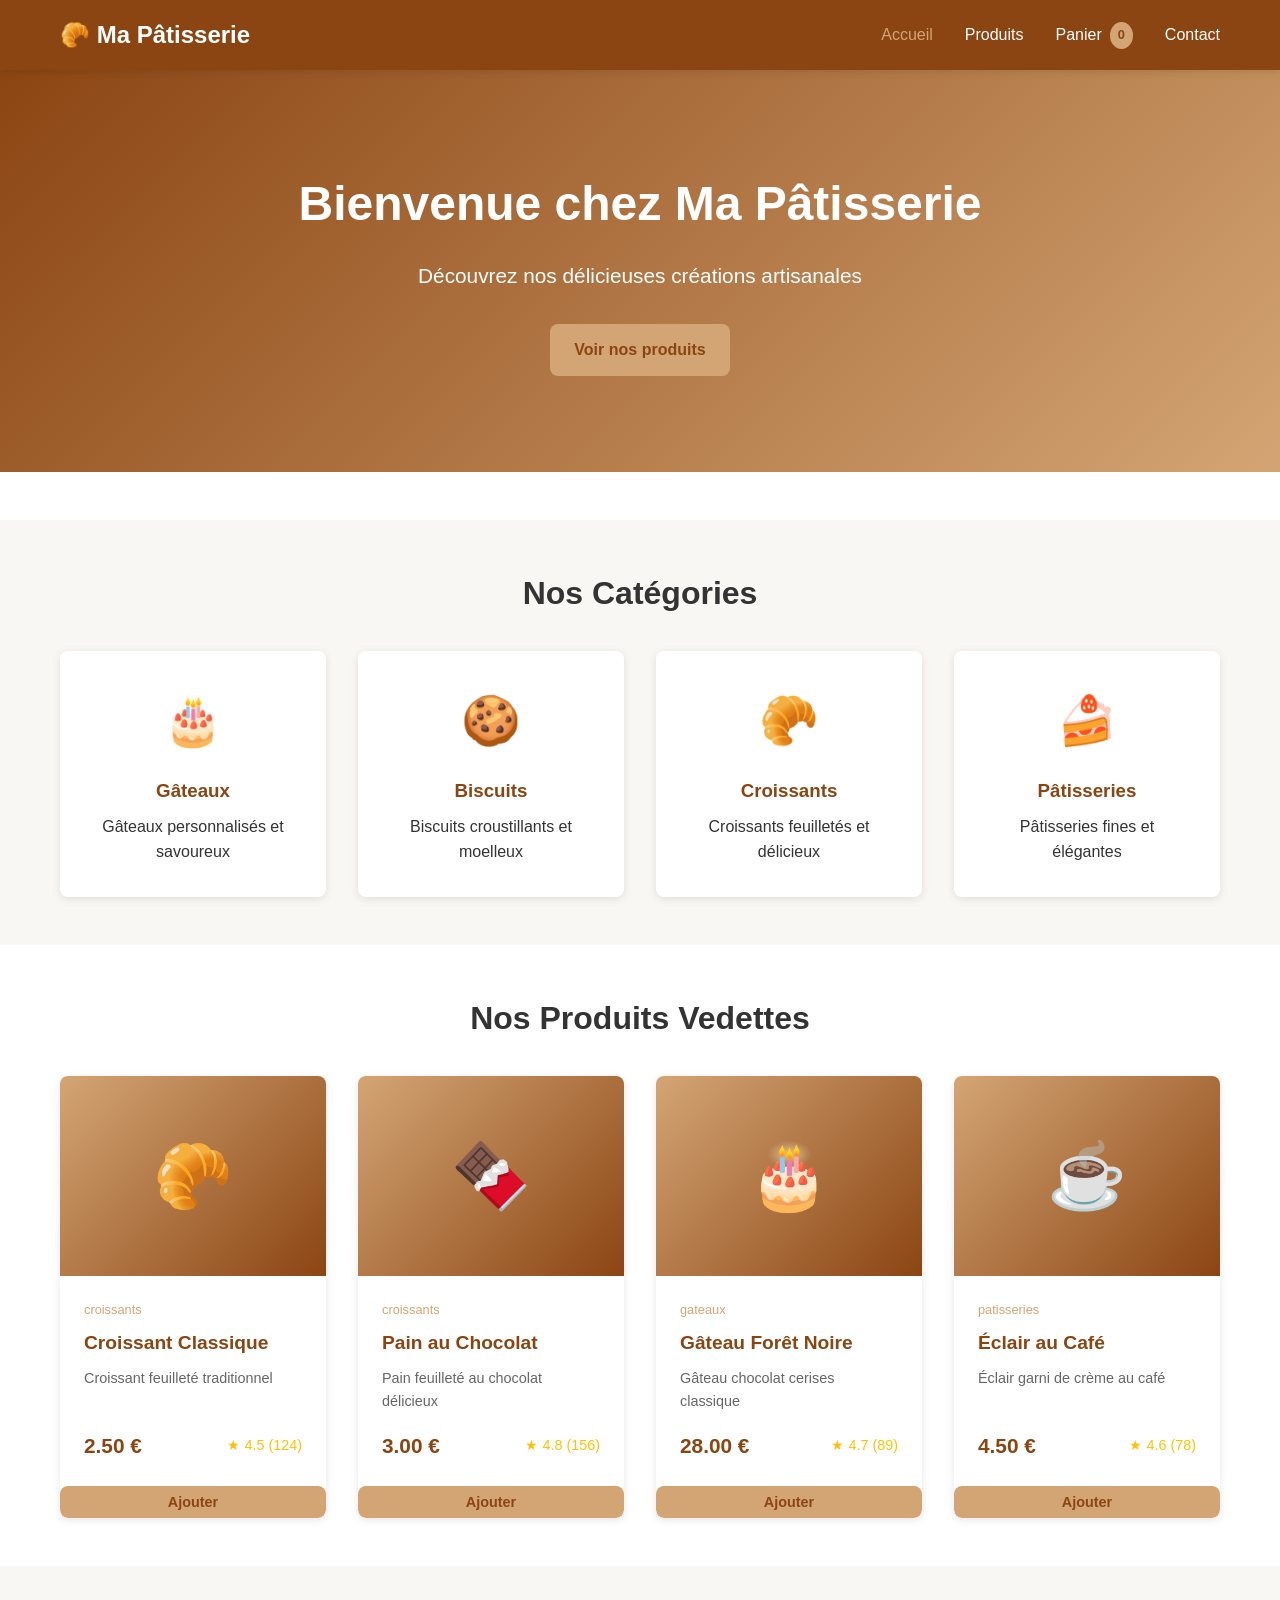
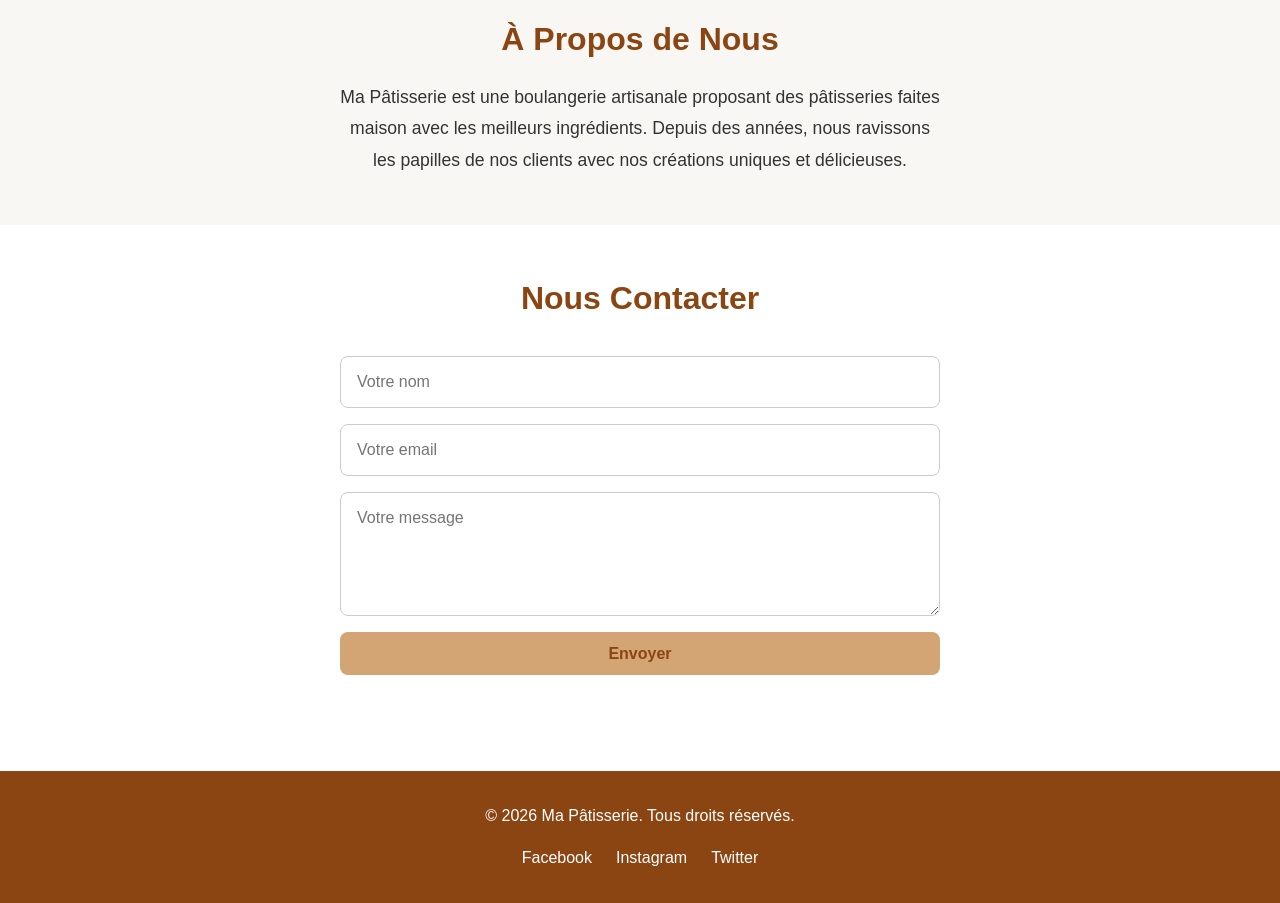
<file: index.html>
<!DOCTYPE html>
<html lang="fr">
<head>
    <meta charset="UTF-8">
    <meta name="viewport" content="width=device-width, initial-scale=1.0">
    <title>Ma Pâtisserie - Les meilleures pâtisseries artisanales</title>
    <link rel="stylesheet" href="css/style.css">
</head>
<body>
    <!-- Navigation -->
    <nav class="navbar">
        <div class="container">
            <div class="nav-brand">🥐 Ma Pâtisserie</div>
            <ul class="nav-menu">
                <li><a href="index.html" class="active">Accueil</a></li>
                <li><a href="produits.html">Produits</a></li>
                <li><a href="panier.html">Panier <span id="panier-count" class="badge">0</span></a></li>
                <li><a href="#contact">Contact</a></li>
            </ul>
        </div>
    </nav>

    <!-- Hero Section -->
    <section class="hero">
        <div class="hero-content">
            <h1>Bienvenue chez Ma Pâtisserie</h1>
            <p>Découvrez nos délicieuses créations artisanales</p>
            <a href="produits.html" class="btn btn-primary">Voir nos produits</a>
        </div>
    </section>

    <!-- Catégories -->
    <section class="categories">
        <div class="container">
            <h2>Nos Catégories</h2>
            <div class="categories-grid">
                <div class="category-card">
                    <div class="category-icon">🎂</div>
                    <h3>Gâteaux</h3>
                    <p>Gâteaux personnalisés et savoureux</p>
                </div>
                <div class="category-card">
                    <div class="category-icon">🍪</div>
                    <h3>Biscuits</h3>
                    <p>Biscuits croustillants et moelleux</p>
                </div>
                <div class="category-card">
                    <div class="category-icon">🥐</div>
                    <h3>Croissants</h3>
                    <p>Croissants feuilletés et délicieux</p>
                </div>
                <div class="category-card">
                    <div class="category-icon">🍰</div>
                    <h3>Pâtisseries</h3>
                    <p>Pâtisseries fines et élégantes</p>
                </div>
            </div>
        </div>
    </section>

    <!-- Produits Vedettes -->
    <section class="featured-products">
        <div class="container">
            <h2>Nos Produits Vedettes</h2>
            <div id="featured-list" class="products-grid">
                <!-- Les produits seront chargés dynamiquement -->
            </div>
        </div>
    </section>

    <!-- À Propos -->
    <section class="about">
        <div class="container">
            <h2>À Propos de Nous</h2>
            <p>Ma Pâtisserie est une boulangerie artisanale proposant des pâtisseries faites maison avec les meilleurs ingrédients. Depuis des années, nous ravissons les papilles de nos clients avec nos créations uniques et délicieuses.</p>
        </div>
    </section>

    <!-- Contact -->
    <section id="contact" class="contact">
        <div class="container">
            <h2>Nous Contacter</h2>
            <form class="contact-form">
                <input type="text" placeholder="Votre nom" required>
                <input type="email" placeholder="Votre email" required>
                <textarea placeholder="Votre message" rows="5" required></textarea>
                <button type="submit" class="btn btn-primary">Envoyer</button>
            </form>
        </div>
    </section>

    <!-- Footer -->
    <footer class="footer">
        <div class="container">
            <p>&copy; 2026 Ma Pâtisserie. Tous droits réservés.</p>
            <div class="social-links">
                <a href="#">Facebook</a>
                <a href="#">Instagram</a>
                <a href="#">Twitter</a>
            </div>
        </div>
    </footer>

    <script src="js/produits.js"></script>
    <script src="js/panier.js"></script>
    <script src="js/main.js"></script>
</body>
</html>
</file>
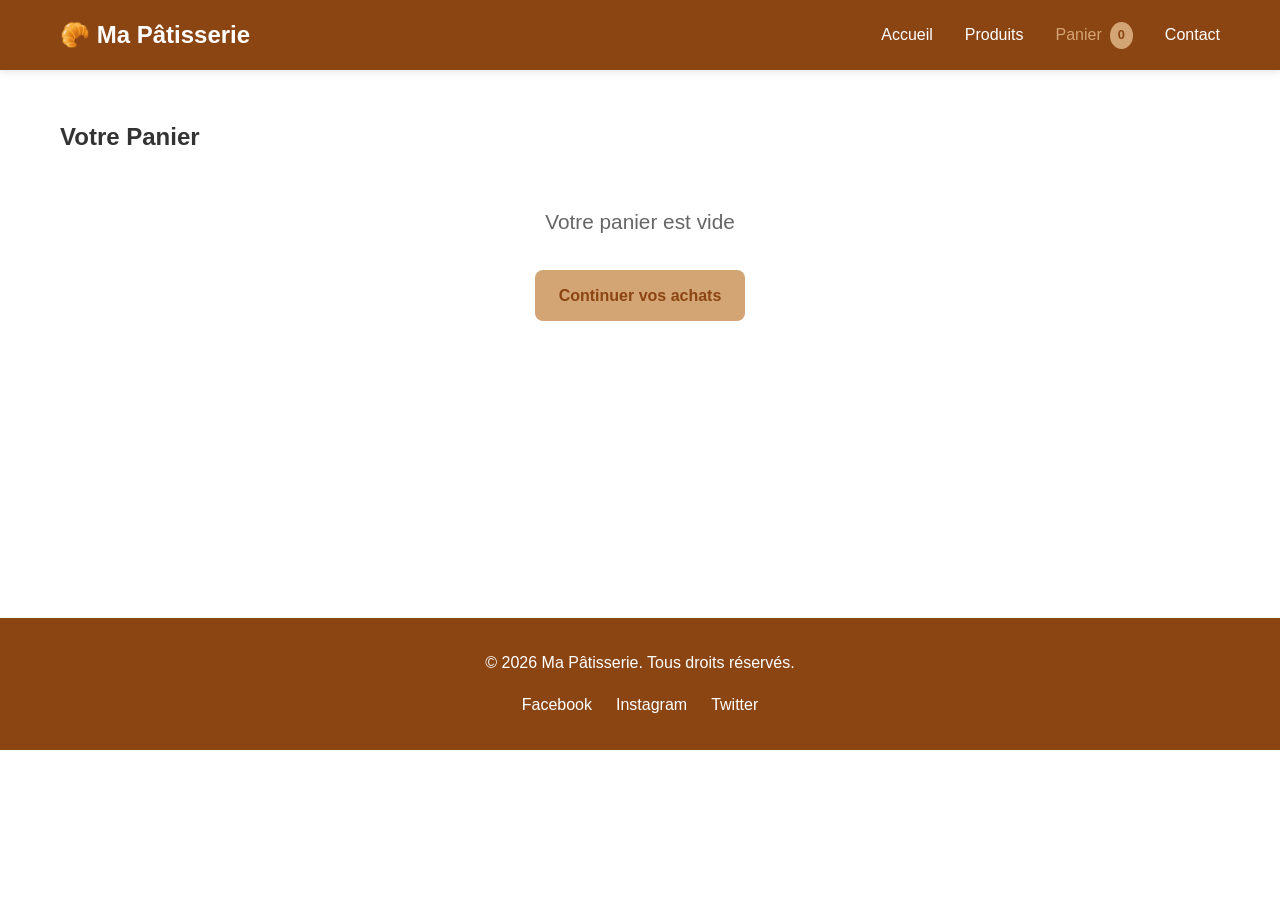
<file: panier.html>
<!DOCTYPE html>
<html lang="fr">
<head>
    <meta charset="UTF-8">
    <meta name="viewport" content="width=device-width, initial-scale=1.0">
    <title>Panier - Ma Pâtisserie</title>
    <link rel="stylesheet" href="css/style.css">
</head>
<body>
    <!-- Navigation -->
    <nav class="navbar">
        <div class="container">
            <div class="nav-brand">🥐 Ma Pâtisserie</div>
            <ul class="nav-menu">
                <li><a href="index.html">Accueil</a></li>
                <li><a href="produits.html">Produits</a></li>
                <li><a href="panier.html" class="active">Panier <span id="panier-count" class="badge">0</span></a></li>
                <li><a href="index.html#contact">Contact</a></li>
            </ul>
        </div>
    </nav>

    <!-- Panier -->
    <section class="panier-section">
        <div class="container">
            <h2>Votre Panier</h2>
            
            <div id="panier-vide" class="panier-vide">
                <p>Votre panier est vide</p>
                <a href="produits.html" class="btn btn-primary">Continuer vos achats</a>
            </div>
            
            <div id="panier-contenu" class="panier-contenu" style="display: none;">
                <div class="panier-items">
                    <table class="panier-table">
                        <thead>
                            <tr>
                                <th>Produit</th>
                                <th>Prix Unitaire</th>
                                <th>Quantité</th>
                                <th>Total</th>
                                <th>Action</th>
                            </tr>
                        </thead>
                        <tbody id="panier-items-list">
                            <!-- Les articles du panier seront affichés ici -->
                        </tbody>
                    </table>
                </div>
                
                <div class="panier-resume">
                    <div class="resume-row">
                        <span>Sous-total :</span>
                        <span id="sous-total">0,00 €</span>
                    </div>
                    <div class="resume-row">
                        <span>Frais de livraison :</span>
                        <span id="frais-livraison">5,00 €</span>
                    </div>
                    <div class="resume-row total">
                        <span>Total :</span>
                        <span id="total">0,00 €</span>
                    </div>
                    <button class="btn btn-primary btn-large">Procéder au paiement</button>
                    <a href="produits.html" class="btn btn-secondary btn-large">Continuer vos achats</a>
                </div>
            </div>
        </div>
    </section>

    <!-- Footer -->
    <footer class="footer">
        <div class="container">
            <p>&copy; 2026 Ma Pâtisserie. Tous droits réservés.</p>
            <div class="social-links">
                <a href="#">Facebook</a>
                <a href="#">Instagram</a>
                <a href="#">Twitter</a>
            </div>
        </div>
    </footer>

    <script src="js/produits.js"></script>
    <script src="js/panier.js"></script>
    <script src="js/main.js"></script>
</body>
</html>
</file>
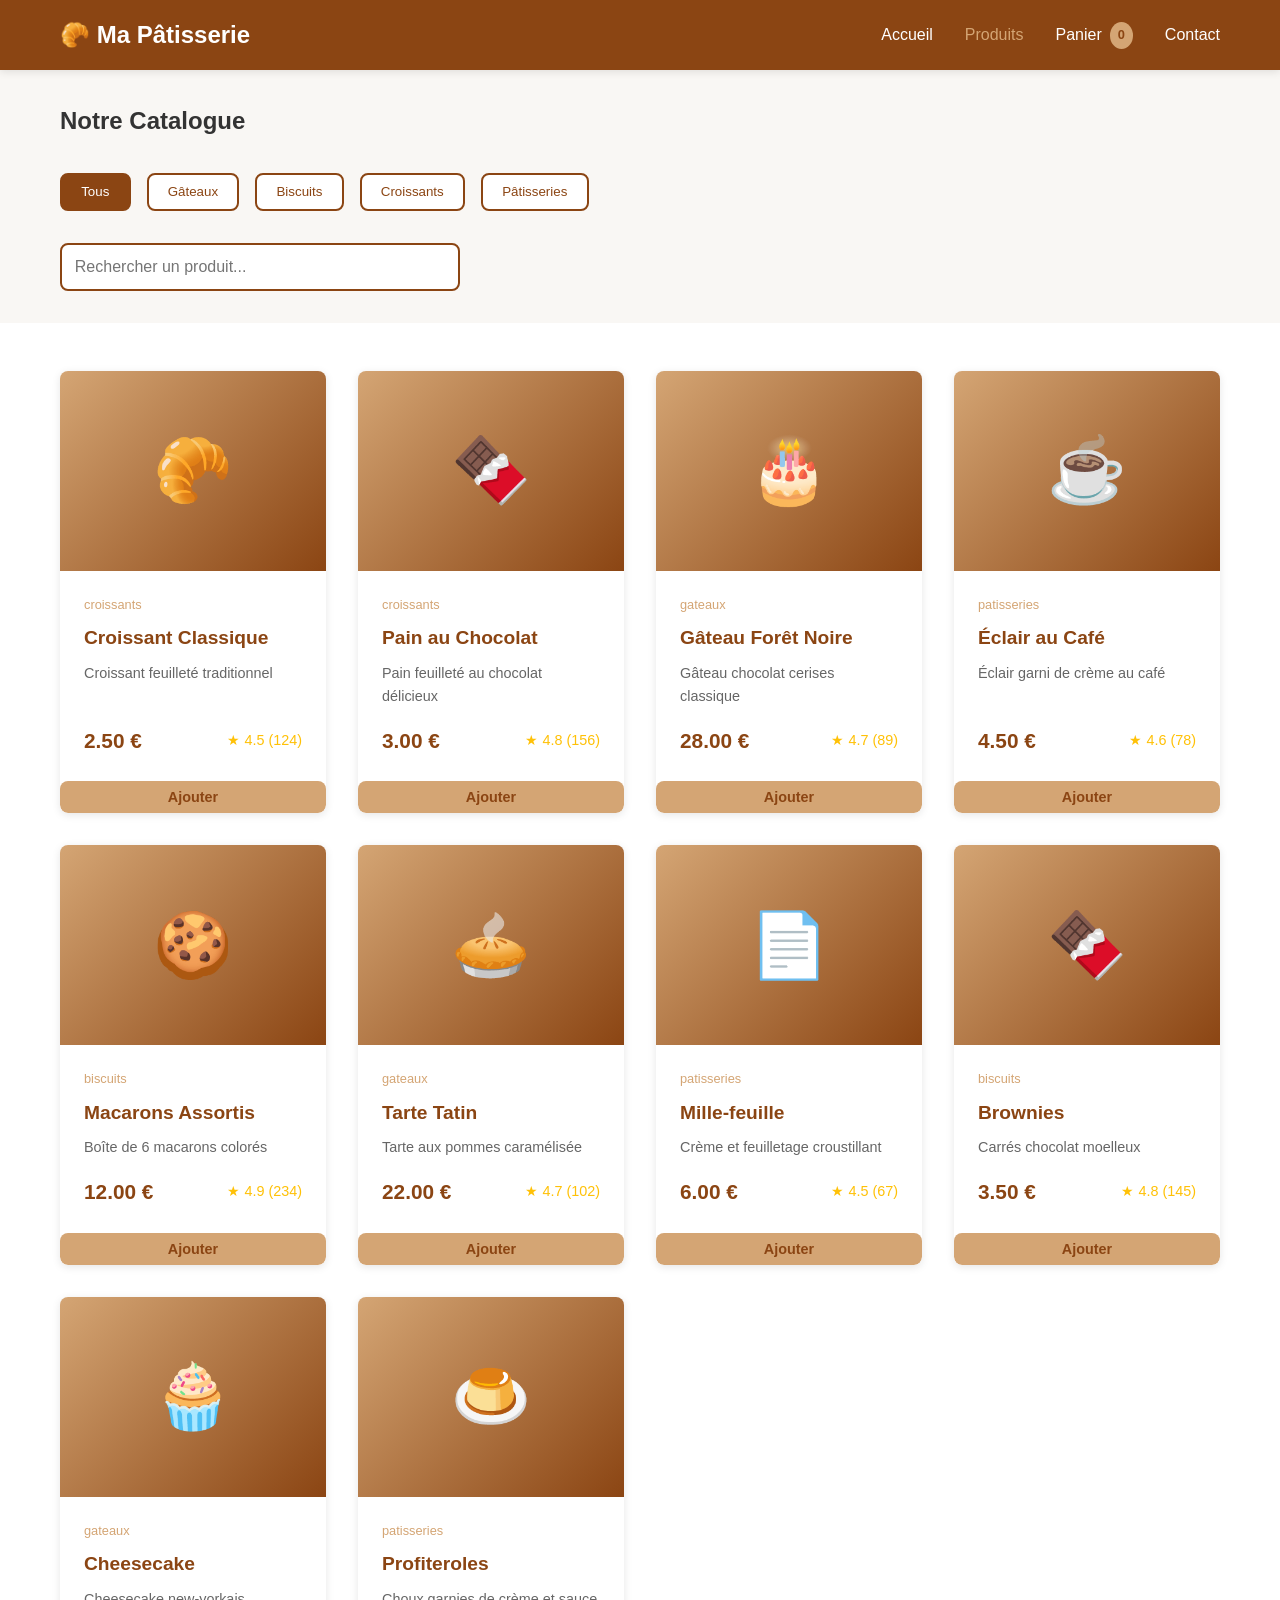
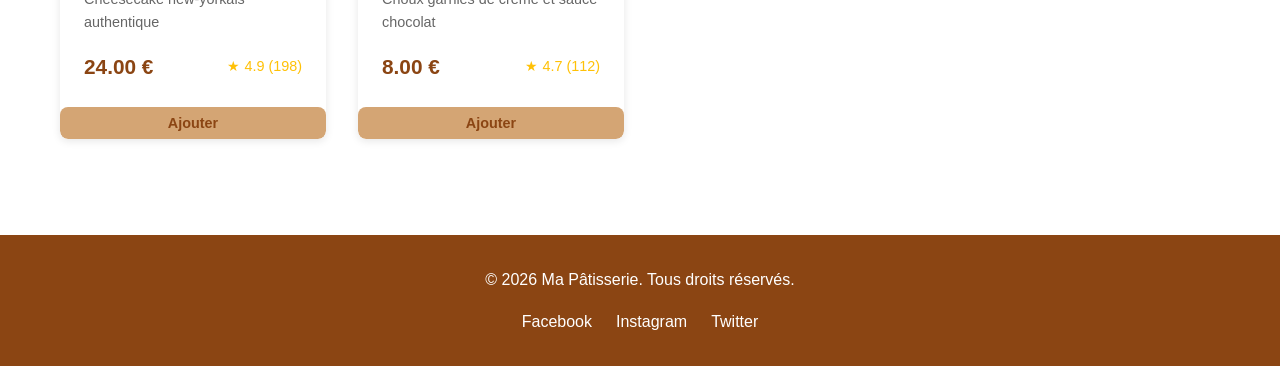
<file: produits.html>
<!DOCTYPE html>
<html lang="fr">
<head>
    <meta charset="UTF-8">
    <meta name="viewport" content="width=device-width, initial-scale=1.0">
    <title>Produits - Ma Pâtisserie</title>
    <link rel="stylesheet" href="css/style.css">
</head>
<body>
    <!-- Navigation -->
    <nav class="navbar">
        <div class="container">
            <div class="nav-brand">🥐 Ma Pâtisserie</div>
            <ul class="nav-menu">
                <li><a href="index.html">Accueil</a></li>
                <li><a href="produits.html" class="active">Produits</a></li>
                <li><a href="panier.html">Panier <span id="panier-count" class="badge">0</span></a></li>
                <li><a href="index.html#contact">Contact</a></li>
            </ul>
        </div>
    </nav>

    <!-- Filtres -->
    <section class="filters">
        <div class="container">
            <h2>Notre Catalogue</h2>
            <div class="filter-buttons">
                <button class="filter-btn active" data-filter="tous">Tous</button>
                <button class="filter-btn" data-filter="gateaux">Gâteaux</button>
                <button class="filter-btn" data-filter="biscuits">Biscuits</button>
                <button class="filter-btn" data-filter="croissants">Croissants</button>
                <button class="filter-btn" data-filter="patisseries">Pâtisseries</button>
            </div>
            <div class="search-bar">
                <input type="text" id="search-input" placeholder="Rechercher un produit...">
            </div>
        </div>
    </section>

    <!-- Produits -->
    <section class="products">
        <div class="container">
            <div id="products-list" class="products-grid">
                <!-- Les produits seront chargés dynamiquement -->
            </div>
        </div>
    </section>

    <!-- Footer -->
    <footer class="footer">
        <div class="container">
            <p>&copy; 2026 Ma Pâtisserie. Tous droits réservés.</p>
            <div class="social-links">
                <a href="#">Facebook</a>
                <a href="#">Instagram</a>
                <a href="#">Twitter</a>
            </div>
        </div>
    </footer>

    <script src="js/produits.js"></script>
    <script src="js/panier.js"></script>
    <script>
        document.addEventListener('DOMContentLoaded', function() {
            afficherProduits(produits);
            
            // Filtres
            document.querySelectorAll('.filter-btn').forEach(btn => {
                btn.addEventListener('click', function() {
                    document.querySelectorAll('.filter-btn').forEach(b => b.classList.remove('active'));
                    this.classList.add('active');
                    
                    const filtre = this.dataset.filter;
                    if (filtre === 'tous') {
                        afficherProduits(produits);
                    } else {
                        const filtres = produits.filter(p => p.categorie === filtre);
                        afficherProduits(filtres);
                    }
                });
            });
            
            // Recherche
            document.getElementById('search-input').addEventListener('keyup', function() {
                const terme = this.value.toLowerCase();
                const resultats = produits.filter(p => 
                    p.nom.toLowerCase().includes(terme) || 
                    p.description.toLowerCase().includes(terme)
                );
                afficherProduits(resultats);
            });
        });
    </script>
</body>
</html>
</file>
<file: css/style.css>
* {
    margin: 0;
    padding: 0;
    box-sizing: border-box;
}

:root {
    --primary-color: #d4a574;
    --secondary-color: #8b4513;
    --text-color: #333;
    --light-bg: #f9f7f4;
    --border-radius: 8px;
    --shadow: 0 2px 8px rgba(0, 0, 0, 0.1);
}

body {
    font-family: 'Segoe UI', Tahoma, Geneva, Verdana, sans-serif;
    color: var(--text-color);
    line-height: 1.6;
    background-color: #fff;
}

.container {
    max-width: 1200px;
    margin: 0 auto;
    padding: 0 20px;
}

/* Navigation */
.navbar {
    background-color: var(--secondary-color);
    color: white;
    padding: 1rem 0;
    position: sticky;
    top: 0;
    z-index: 100;
    box-shadow: var(--shadow);
}

.navbar .container {
    display: flex;
    justify-content: space-between;
    align-items: center;
}

.nav-brand {
    font-size: 1.5rem;
    font-weight: bold;
}

.nav-menu {
    display: flex;
    list-style: none;
    gap: 2rem;
}

.nav-menu a {
    color: white;
    text-decoration: none;
    transition: color 0.3s;
    display: flex;
    align-items: center;
    gap: 0.5rem;
}

.nav-menu a:hover,
.nav-menu a.active {
    color: var(--primary-color);
}

.badge {
    background-color: var(--primary-color);
    color: var(--secondary-color);
    padding: 0.2rem 0.5rem;
    border-radius: 50%;
    font-size: 0.8rem;
    font-weight: bold;
}

/* Hero Section */
.hero {
    background: linear-gradient(135deg, var(--secondary-color), var(--primary-color));
    color: white;
    padding: 6rem 2rem;
    text-align: center;
    margin-bottom: 3rem;
}

.hero-content h1 {
    font-size: 3rem;
    margin-bottom: 1rem;
}

.hero-content p {
    font-size: 1.3rem;
    margin-bottom: 2rem;
}

/* Buttons */
.btn {
    padding: 0.8rem 1.5rem;
    border: none;
    border-radius: var(--border-radius);
    cursor: pointer;
    text-decoration: none;
    display: inline-block;
    transition: all 0.3s;
    font-size: 1rem;
    font-weight: 600;
}

.btn-primary {
    background-color: var(--primary-color);
    color: var(--secondary-color);
}

.btn-primary:hover {
    background-color: #c99563;
    transform: translateY(-2px);
}

.btn-secondary {
    background-color: var(--secondary-color);
    color: white;
    border: 2px solid var(--secondary-color);
}

.btn-secondary:hover {
    background-color: transparent;
    color: var(--secondary-color);
}

.btn-large {
    width: 100%;
    padding: 1rem;
    font-size: 1.1rem;
}

.btn-small {
    padding: 0.5rem 1rem;
    font-size: 0.9rem;
}

/* Categories */
.categories {
    background-color: var(--light-bg);
    padding: 3rem 0;
}

.categories h2 {
    text-align: center;
    margin-bottom: 2rem;
    font-size: 2rem;
}

.categories-grid {
    display: grid;
    grid-template-columns: repeat(auto-fit, minmax(200px, 1fr));
    gap: 2rem;
}

.category-card {
    background: white;
    padding: 2rem;
    border-radius: var(--border-radius);
    box-shadow: var(--shadow);
    text-align: center;
    transition: transform 0.3s;
}

.category-card:hover {
    transform: translateY(-5px);
}

.category-icon {
    font-size: 3rem;
    margin-bottom: 1rem;
}

.category-card h3 {
    color: var(--secondary-color);
    margin-bottom: 0.5rem;
}

/* Products */
.featured-products,
.products {
    padding: 3rem 0;
}

.featured-products h2,
.products h2 {
    text-align: center;
    margin-bottom: 2rem;
    font-size: 2rem;
}

.products-grid {
    display: grid;
    grid-template-columns: repeat(auto-fill, minmax(250px, 1fr));
    gap: 2rem;
}

.product-card {
    background: white;
    border-radius: var(--border-radius);
    overflow: hidden;
    box-shadow: var(--shadow);
    transition: transform 0.3s;
    display: flex;
    flex-direction: column;
}

.product-card:hover {
    transform: translateY(-5px);
    box-shadow: 0 4px 12px rgba(0, 0, 0, 0.15);
}

.product-image {
    width: 100%;
    height: 200px;
    background: linear-gradient(135deg, var(--primary-color), var(--secondary-color));
    display: flex;
    align-items: center;
    justify-content: center;
    font-size: 4rem;
}

.product-info {
    padding: 1.5rem;
    flex-grow: 1;
    display: flex;
    flex-direction: column;
}

.product-name {
    font-size: 1.2rem;
    font-weight: bold;
    color: var(--secondary-color);
    margin-bottom: 0.5rem;
}

.product-description {
    font-size: 0.9rem;
    color: #666;
    margin-bottom: 1rem;
    flex-grow: 1;
}

.product-category {
    font-size: 0.8rem;
    color: var(--primary-color);
    margin-bottom: 0.5rem;
}

.product-footer {
    display: flex;
    justify-content: space-between;
    align-items: center;
}

.product-price {
    font-size: 1.3rem;
    font-weight: bold;
    color: var(--secondary-color);
}

.product-rating {
    font-size: 0.9rem;
    color: #ffc107;
}

/* Filters */
.filters {
    background-color: var(--light-bg);
    padding: 2rem 0;
}

.filters h2 {
    margin-bottom: 2rem;
}

.filter-buttons {
    display: flex;
    gap: 1rem;
    margin-bottom: 2rem;
    flex-wrap: wrap;
}

.filter-btn {
    padding: 0.6rem 1.2rem;
    border: 2px solid var(--secondary-color);
    background: white;
    color: var(--secondary-color);
    border-radius: var(--border-radius);
    cursor: pointer;
    transition: all 0.3s;
}

.filter-btn.active,
.filter-btn:hover {
    background-color: var(--secondary-color);
    color: white;
}

.search-bar {
    margin-top: 1.5rem;
}

.search-bar input {
    width: 100%;
    max-width: 400px;
    padding: 0.8rem;
    border: 2px solid var(--secondary-color);
    border-radius: var(--border-radius);
    font-size: 1rem;
}

/* Panier */
.panier-section {
    padding: 3rem 0;
    min-height: 500px;
}

.panier-vide {
    text-align: center;
    padding: 3rem;
}

.panier-vide p {
    font-size: 1.3rem;
    margin-bottom: 2rem;
    color: #666;
}

.panier-contenu {
    display: grid;
    grid-template-columns: 1fr 350px;
    gap: 2rem;
}

.panier-table {
    width: 100%;
    border-collapse: collapse;
}

.panier-table th,
.panier-table td {
    padding: 1rem;
    text-align: left;
    border-bottom: 1px solid #eee;
}

.panier-table th {
    background-color: var(--light-bg);
    color: var(--secondary-color);
    font-weight: bold;
}

.panier-table input[type="number"] {
    width: 60px;
    padding: 0.5rem;
    border: 1px solid #ccc;
    border-radius: 4px;
}

.panier-resume {
    background-color: var(--light-bg);
    padding: 1.5rem;
    border-radius: var(--border-radius);
    height: fit-content;
}

.resume-row {
    display: flex;
    justify-content: space-between;
    margin-bottom: 1rem;
    font-size: 1rem;
}

.resume-row.total {
    border-top: 2px solid var(--secondary-color);
    padding-top: 1rem;
    font-size: 1.3rem;
    font-weight: bold;
    color: var(--secondary-color);
}

/* About */
.about {
    background-color: var(--light-bg);
    padding: 3rem 0;
    text-align: center;
}

.about h2 {
    font-size: 2rem;
    margin-bottom: 1rem;
    color: var(--secondary-color);
}

.about p {
    max-width: 600px;
    margin: 0 auto;
    font-size: 1.1rem;
    line-height: 1.8;
}

/* Contact */
.contact {
    padding: 3rem 0;
}

.contact h2 {
    text-align: center;
    margin-bottom: 2rem;
    font-size: 2rem;
    color: var(--secondary-color);
}

.contact-form {
    max-width: 600px;
    margin: 0 auto;
    display: flex;
    flex-direction: column;
    gap: 1rem;
}

.contact-form input,
.contact-form textarea {
    padding: 1rem;
    border: 1px solid #ccc;
    border-radius: var(--border-radius);
    font-family: inherit;
    font-size: 1rem;
}

.contact-form input:focus,
.contact-form textarea:focus {
    outline: none;
    border-color: var(--primary-color);
    box-shadow: 0 0 0 3px rgba(212, 165, 116, 0.1);
}

/* Footer */
.footer {
    background-color: var(--secondary-color);
    color: white;
    padding: 2rem 0;
    text-align: center;
    margin-top: 3rem;
}

.footer p {
    margin-bottom: 1rem;
}

.social-links {
    display: flex;
    gap: 1.5rem;
    justify-content: center;
}

.social-links a {
    color: white;
    text-decoration: none;
    transition: color 0.3s;
}

.social-links a:hover {
    color: var(--primary-color);
}

/* Responsive Design */
@media (max-width: 768px) {
    .nav-menu {
        gap: 1rem;
        font-size: 0.9rem;
    }
    
    .hero-content h1 {
        font-size: 2rem;
    }
    
    .hero-content p {
        font-size: 1rem;
    }
    
    .categories-grid,
    .products-grid {
        grid-template-columns: repeat(auto-fit, minmax(150px, 1fr));
        gap: 1rem;
    }
    
    .panier-contenu {
        grid-template-columns: 1fr;
    }
    
    .panier-table {
        font-size: 0.9rem;
    }
    
    .panier-table th,
    .panier-table td {
        padding: 0.7rem;
    }
}

@media (max-width: 480px) {
    .nav-menu {
        flex-direction: column;
        gap: 0.5rem;
    }
    
    .hero-content h1 {
        font-size: 1.5rem;
    }
    
    .categories-grid,
    .products-grid {
        grid-template-columns: 1fr;
    }
    
    .filter-buttons {
        flex-direction: column;
    }
    
    .filter-btn {
        width: 100%;
    }
}
</file>
